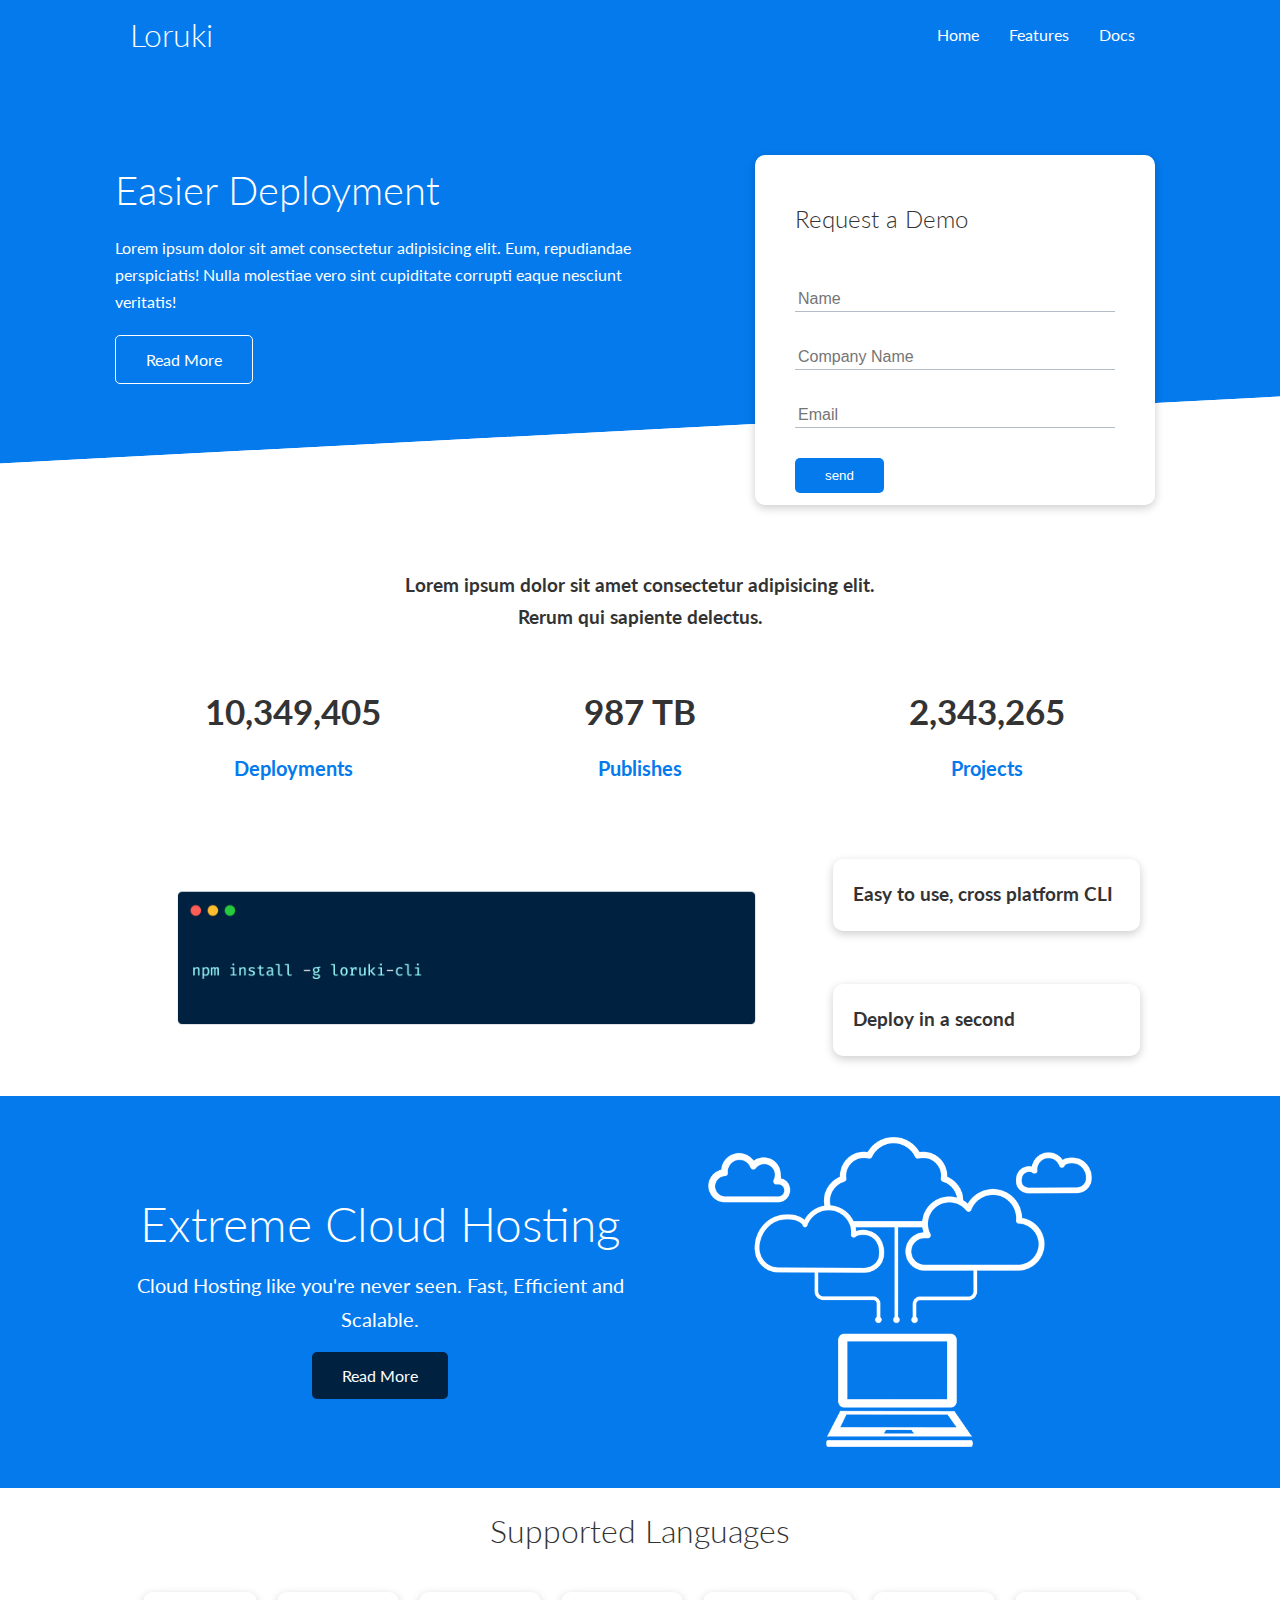
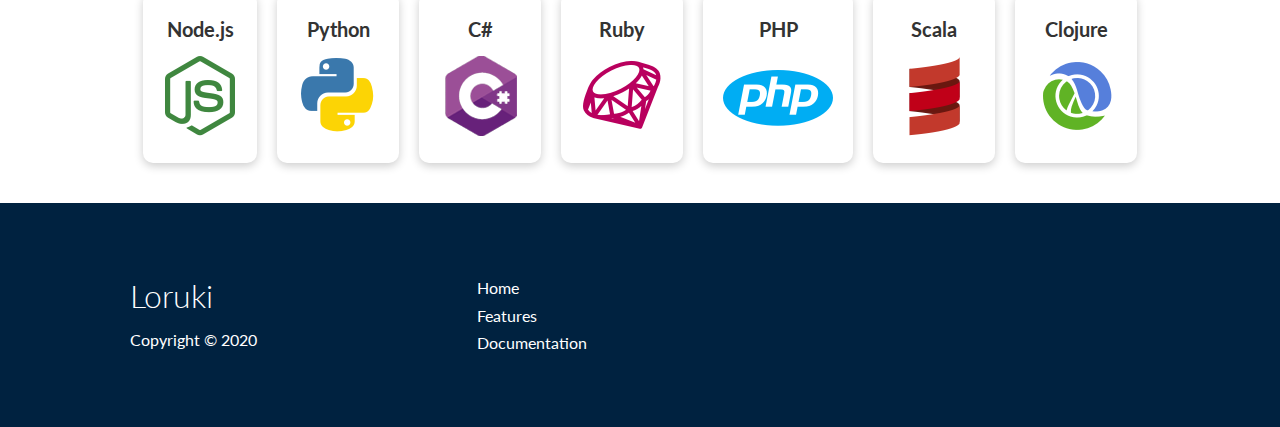
<file: index.html>
<!DOCTYPE html>
<html lang="en">
   <head>
      <meta charset="UTF-8" />
      <meta name="viewport" content="width=device-width, initial-scale=1.0" />
      <title>Loruki | Cloud Hosting for Everyone</title>
      <link
         rel="stylesheet"
         href="https://cdnjs.cloudflare.com/ajax/libs/font-awesome/5.15.2/css/all.min.css"
         integrity="sha512-HK5fgLBL+xu6dm/Ii3z4xhlSUyZgTT9tuc/hSrtw6uzJOvgRr2a9jyxxT1ely+B+xFAmJKVSTbpM/CuL7qxO8w=="
         crossorigin="anonymous"
      />
      <link rel="stylesheet" href="./css/utilities.css" />
      <link rel="stylesheet" href="./css/style.css" />
   </head>
   <body>
      <!-- Nav Bar -->
      <div class="navbar">
         <div class="container flex">
            <h1 class="logo">Loruki</h1>
            <nav>
               <ul>
                  <li><a href="./index.html">Home</a></li>
                  <li><a href="./features.html">Features</a></li>
                  <li><a href="./docs.html">Docs</a></li>
               </ul>
            </nav>
         </div>
      </div>

      <!-- showcase -->
      <section class="showcase">
         <div class="container grid">
            <div class="showcase-text">
               <h1>Easier Deployment</h1>
               <p>
                  Lorem ipsum dolor sit amet consectetur adipisicing elit. Eum,
                  repudiandae perspiciatis! Nulla molestiae vero sint cupiditate
                  corrupti eaque nesciunt veritatis!
               </p>
               <a href="features.html" class="btn btn-outline">Read More</a>
            </div>
            <div class="showcase-form card">
               <h2>Request a Demo</h2>
               <form
                  name="contact"
                  method="POST"
                  netlify-honeypot="bot-field"
                  data-netlify="true"
               >
                  <input type="hidden" name="form-name" value="contact" />
                  <p class="hidden">
                     <label
                        >Don’t fill this out if you’re human:
                        <input name="bot-field"
                     /></label>
                  </p>
                  <div class="form-control">
                     <input
                        type="text"
                        name="name"
                        id=""
                        placeholder="Name"
                        required
                     />
                  </div>
                  <div class="form-control">
                     <input
                        type="text"
                        name="company"
                        id=""
                        placeholder="Company Name"
                        required
                     />
                  </div>
                  <div class="form-control">
                     <input
                        type="email"
                        name="email"
                        id=""
                        placeholder="Email"
                        required
                     />
                  </div>
                  <div class="form-control">
                     <input
                        type="submit"
                        value="send"
                        class="btn btn-primary"
                     />
                  </div>
               </form>
            </div>
         </div>
      </section>
      <!-- Stats -->
      <section class="stats">
         <div class="container">
            <h3 class="stats-heading text-center my-1">
               Lorem ipsum dolor sit amet consectetur adipisicing elit. Rerum
               qui sapiente delectus.
            </h3>
            <div class="grid grid-3 text-center my-4">
               <div>
                  <i class="fa fa-server a-3x"></i>
                  <h3>10,349,405</h3>
                  <p class="text-secondary">Deployments</p>
               </div>
               <div>
                  <i class="fa fa-upload a-3x"></i>
                  <h3>987 TB</h3>
                  <p class="text-secondary">Publishes</p>
               </div>
               <div>
                  <i class="fa fa-project-diagram a-3x"></i>
                  <h3>2,343,265</h3>
                  <p class="text-secondary">Projects</p>
               </div>
            </div>
         </div>
      </section>
      <!-- cli section class -->
      <section class="cli">
         <div class="container grid">
            <img src="./images/cli.png" alt="cli" />
            <div class="card">
               <h3>Easy to use, cross platform CLI</h3>
            </div>
            <div class="card">
               <h3>Deploy in a second</h3>
            </div>
         </div>
      </section>
      <!-- Cloud Section -->
      <section class="cloud bg-primary my-2 py-2">
         <div class="container grid">
            <div class="text-center">
               <h2 class="lg">Extreme Cloud Hosting</h2>
               <p class="lead my-1">
                  Cloud Hosting like you're never seen. Fast, Efficient and
                  Scalable.
               </p>
               <a href="./features.html" class="btn btn-dark">Read More</a>
            </div>
            <img src="./images/cloud.png" alt="cloud" />
         </div>
      </section>

      <!-- Languages -->
      <section class="languages">
         <h2 class="md text-center my-2">Supported Languages</h2>
         <div class="container flex">
            <div class="card">
               <h4>Node.js</h4>
               <img src="./images/logos/node.png" alt="nodeJs" />
            </div>
            <div class="card">
               <h4>Python</h4>
               <img src="./images/logos/python.png" alt="python" />
            </div>
            <div class="card">
               <h4>C#</h4>
               <img src="./images/logos/csharp.png" alt="c#" />
            </div>
            <div class="card">
               <h4>Ruby</h4>
               <img src="./images/logos/ruby.png" alt="Ruby" />
            </div>
            <div class="card">
               <h4>PHP</h4>
               <img src="./images/logos/php.png" alt="PHP" />
            </div>
            <div class="card">
               <h4>Scala</h4>
               <img src="./images/logos/scala.png" alt="Scala" />
            </div>
            <div class="card">
               <h4>Clojure</h4>
               <img src="./images/logos/clojure.png" alt="Clojure" />
            </div>
         </div>
      </section>
      <!-- footer -->
      <footer class="footer bg-dark py-5">
         <div class="container grid grid-3">
            <div>
               <h1>Loruki</h1>
               <p>Copyright &copy; 2020</p>
            </div>
            <nav>
               <ul>
                  <li><a href="./index.html">Home</a></li>
                  <li><a href="./features.html">Features</a></li>
                  <li><a href="./docs.html">Documentation</a></li>
               </ul>
            </nav>
            <div class="social">
               <a href="#"><i class="fab fa-github fa-2x"></i></a>
               <a href="#"><i class="fab fa-facebook fa-2x"></i></a>
               <a href="#"><i class="fab fa-instagram fa-2x"></i></a>
               <a href="#"><i class="fab fa-twitter fa-2x"></i></a>
            </div>
         </div>
      </footer>
   </body>
</html>
</file>
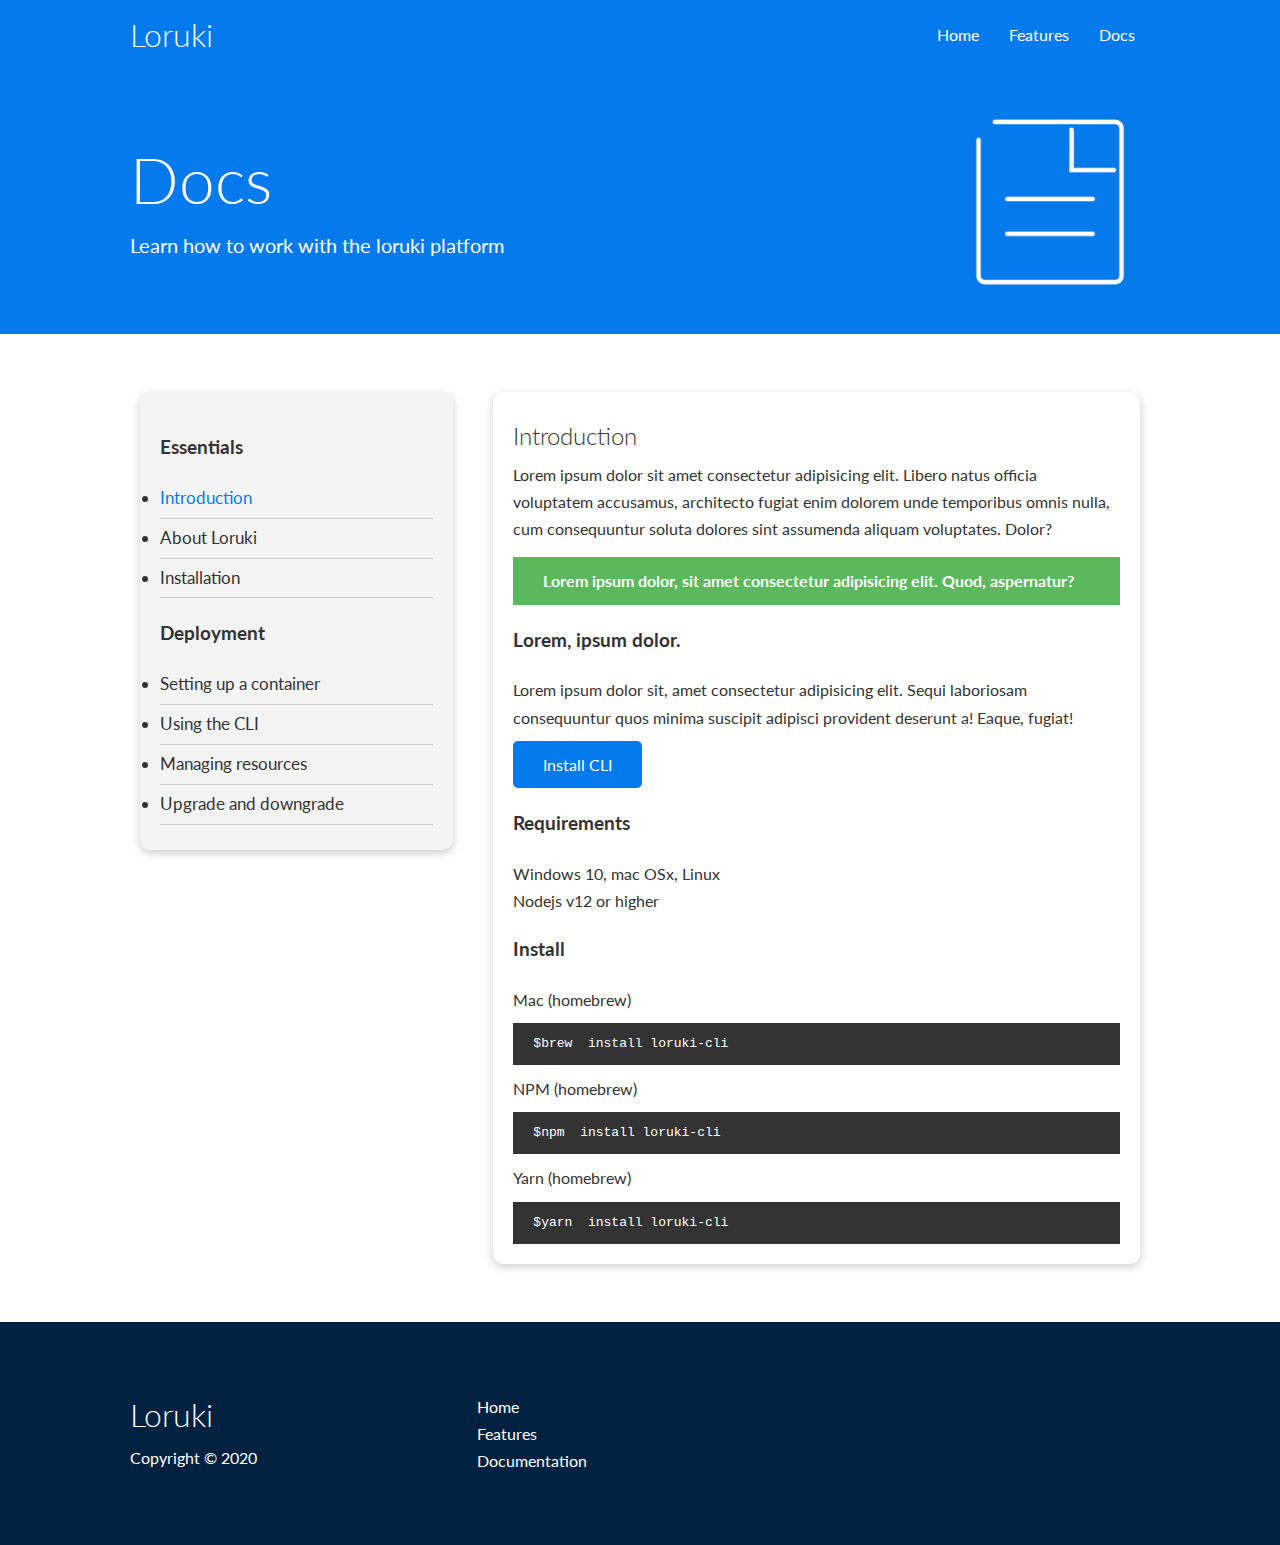
<file: docs.html>
<!DOCTYPE html>
<html lang="en">
   <head>
      <meta charset="UTF-8" />
      <meta name="viewport" content="width=device-width, initial-scale=1.0" />
      <title>Loruki | Cloud Hosting for Everyone</title>
      <link
         rel="stylesheet"
         href="https://cdnjs.cloudflare.com/ajax/libs/font-awesome/5.15.2/css/all.min.css"
         integrity="sha512-HK5fgLBL+xu6dm/Ii3z4xhlSUyZgTT9tuc/hSrtw6uzJOvgRr2a9jyxxT1ely+B+xFAmJKVSTbpM/CuL7qxO8w=="
         crossorigin="anonymous"
      />
      <link rel="stylesheet" href="./css/utilities.css" />
      <link rel="stylesheet" href="./css/style.css" />
   </head>
   <body>
      <!-- Nav Bar -->
      <div class="navbar">
         <div class="container flex">
            <h1 class="logo">Loruki</h1>
            <nav>
               <ul>
                  <li><a href="./index.html">Home</a></li>
                  <li><a href="./features.html">Features</a></li>
                  <li><a href="./docs.html">Docs</a></li>
               </ul>
            </nav>
         </div>
      </div>

      <!-- doc head area -->
      <section class="docs-head bg-primary py-3">
         <div class="container grid">
            <div>
               <h2 class="xl">Docs</h2>
               <p class="lead">Learn how to work with the loruki platform</p>
            </div>
            <img src="./images/docs.png" alt="Docs" />
         </div>
      </section>
      <!-- Docs main -->
      <section class="docs-main my-4">
         <div class="container grid">
            <div class="card bg-light p3">
               <h3 class="my-2">Essentials</h3>
               <nav>
                  <li><a class="text-primary" href="#">Introduction</a></li>
                  <li><a href="#">About Loruki</a></li>
                  <li><a href="#">Installation</a></li>
               </nav>
               <h3 class="my-2">Deployment</h3>
               <nav>
                  <li><a href="#">Setting up a container</a></li>
                  <li><a href="#">Using the CLI</a></li>
                  <li><a href="#">Managing resources</a></li>
                  <li><a href="#">Upgrade and downgrade</a></li>
               </nav>
            </div>
            <div class="card">
               <h2>Introduction</h2>
               <p>
                  Lorem ipsum dolor sit amet consectetur adipisicing elit.
                  Libero natus officia voluptatem accusamus, architecto fugiat
                  enim dolorem unde temporibus omnis nulla, cum consequuntur
                  soluta dolores sint assumenda aliquam voluptates. Dolor?
               </p>
               <div class="alert alert-success">
                  <i class="fas fa-info"></i>Lorem ipsum dolor, sit amet
                  consectetur adipisicing elit. Quod, aspernatur?
               </div>
               <h3>Lorem, ipsum dolor.</h3>
               <p>
                  Lorem ipsum dolor sit, amet consectetur adipisicing elit.
                  Sequi laboriosam consequuntur quos minima suscipit adipisci
                  provident deserunt a! Eaque, fugiat!
               </p>
               <a href="#" class="btn btn-primary">Install CLI</a>
               <h3>Requirements</h3>
               <ul>
                  <li>Windows 10, mac OSx, Linux</li>
                  <li>Nodejs v12 or higher</li>
               </ul>
               <h3>Install</h3>
               <p>Mac (homebrew)</p>
               <pre><code>$brew  install loruki-cli</code></pre>
               <p>NPM (homebrew)</p>
               <pre><code>$npm  install loruki-cli</code></pre>
               <p>Yarn (homebrew)</p>
               <pre><code>$yarn  install loruki-cli</code></pre>
            </div>
         </div>
      </section>
      <!-- footer -->
      <footer class="footer bg-dark py-5">
         <div class="container grid grid-3">
            <div>
               <h1>Loruki</h1>
               <p>Copyright &copy; 2020</p>
            </div>
            <nav>
               <ul>
                  <li><a href="./index.html">Home</a></li>
                  <li><a href="./features.html">Features</a></li>
                  <li><a href="./docs.html">Documentation</a></li>
               </ul>
            </nav>
            <div class="social">
               <a href="#"><i class="fab fa-github fa-2x"></i></a>
               <a href="#"><i class="fab fa-facebook fa-2x"></i></a>
               <a href="#"><i class="fab fa-instagram fa-2x"></i></a>
               <a href="#"><i class="fab fa-twitter fa-2x"></i></a>
            </div>
         </div>
      </footer>
   </body>
</html>
</file>
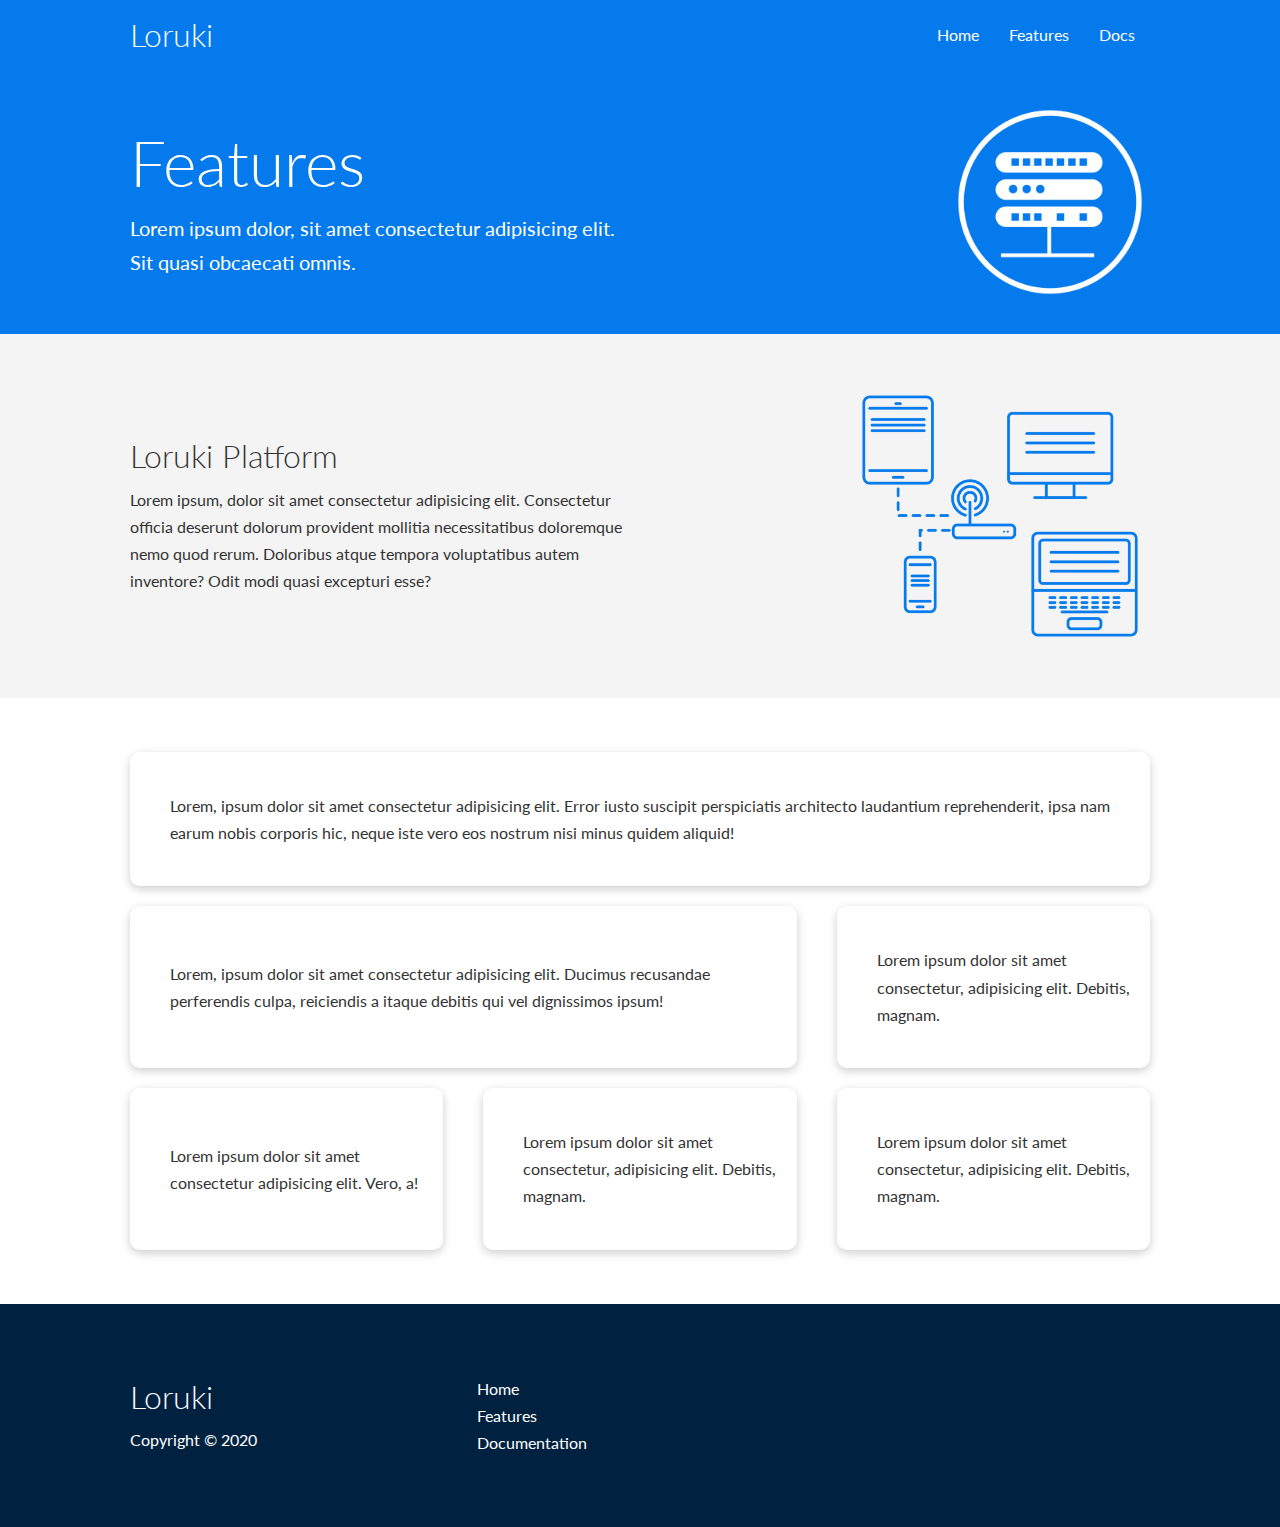
<file: features.html>
<!DOCTYPE html>
<html lang="en">
   <head>
      <meta charset="UTF-8" />
      <meta name="viewport" content="width=device-width, initial-scale=1.0" />
      <title>Loruki | Cloud Hosting for Everyone</title>
      <link
         rel="stylesheet"
         href="https://cdnjs.cloudflare.com/ajax/libs/font-awesome/5.15.2/css/all.min.css"
         integrity="sha512-HK5fgLBL+xu6dm/Ii3z4xhlSUyZgTT9tuc/hSrtw6uzJOvgRr2a9jyxxT1ely+B+xFAmJKVSTbpM/CuL7qxO8w=="
         crossorigin="anonymous"
      />
      <link rel="stylesheet" href="./css/utilities.css" />
      <link rel="stylesheet" href="./css/style.css" />
   </head>
   <body>
      <!-- Nav Bar -->
      <div class="navbar">
         <div class="container flex">
            <h1 class="logo">Loruki</h1>
            <nav>
               <ul>
                  <li><a href="./index.html">Home</a></li>
                  <li><a href="./features.html">Features</a></li>
                  <li><a href="./docs.html">Docs</a></li>
               </ul>
            </nav>
         </div>
      </div>

      <!-- head area -->
      <section class="features-head bg-primary py-3">
         <div class="container grid">
            <div>
               <h2 class="xl">Features</h2>
               <p class="lead">
                  Lorem ipsum dolor, sit amet consectetur adipisicing elit. Sit
                  quasi obcaecati omnis.
               </p>
            </div>
            <img src="./images/server.png" alt="Server" />
         </div>
      </section>

      <!-- sub head -->
      <section class="features-sub-head bg-light py-3">
         <div class="container grid">
            <div>
               <h2 class="md">Loruki Platform</h2>
               <p>
                  Lorem ipsum, dolor sit amet consectetur adipisicing elit.
                  Consectetur officia deserunt dolorum provident mollitia
                  necessitatibus doloremque nemo quod rerum. Doloribus atque
                  tempora voluptatibus autem inventore? Odit modi quasi
                  excepturi esse?
               </p>
            </div>
            <img src="./images/server2.png" alt="Server 2" />
         </div>
      </section>
      <!-- Features-main -->
      <section class="features-main my-2">
         <div class="container grid grid-3">
            <div class="card flex">
               <i class="fas fa-server fa-3x"></i>
               <p>
                  Lorem, ipsum dolor sit amet consectetur adipisicing elit.
                  Error iusto suscipit perspiciatis architecto laudantium
                  reprehenderit, ipsa nam earum nobis corporis hic, neque iste
                  vero eos nostrum nisi minus quidem aliquid!
               </p>
            </div>
            <div class="card flex">
               <i class="fas fa-network-wired fa-3x"></i>
               <p>
                  Lorem, ipsum dolor sit amet consectetur adipisicing elit.
                  Ducimus recusandae perferendis culpa, reiciendis a itaque
                  debitis qui vel dignissimos ipsum!
               </p>
            </div>
            <div class="card flex">
               <i class="fas fa-laptop-code fa-3x"></i>
               <p>
                  Lorem ipsum dolor sit amet consectetur, adipisicing elit.
                  Debitis, magnam.
               </p>
            </div>
            <div class="card flex">
               <i class="fas fa-database fa-3x"></i>
               <p>
                  Lorem ipsum dolor sit amet consectetur adipisicing elit. Vero,
                  a!
               </p>
            </div>
            <div class="card flex">
               <i class="fas fa-power-off fa-3x"></i>
               <p>
                  Lorem ipsum dolor sit amet consectetur, adipisicing elit.
                  Debitis, magnam.
               </p>
            </div>
            <div class="card flex">
               <i class="fas fa-upload fa-3x"></i>
               <p>
                  Lorem ipsum dolor sit amet consectetur, adipisicing elit.
                  Debitis, magnam.
               </p>
            </div>
         </div>
      </section>
      <!-- footer -->
      <footer class="footer bg-dark py-5">
         <div class="container grid grid-3">
            <div>
               <h1>Loruki</h1>
               <p>Copyright &copy; 2020</p>
            </div>
            <nav>
               <ul>
                  <li><a href="./index.html">Home</a></li>
                  <li><a href="./features.html">Features</a></li>
                  <li><a href="./docs.html">Documentation</a></li>
               </ul>
            </nav>
            <div class="social">
               <a href="#"><i class="fab fa-github fa-2x"></i></a>
               <a href="#"><i class="fab fa-facebook fa-2x"></i></a>
               <a href="#"><i class="fab fa-instagram fa-2x"></i></a>
               <a href="#"><i class="fab fa-twitter fa-2x"></i></a>
            </div>
         </div>
      </footer>
   </body>
</html>
</file>
<file: css/utilities.css>
.container {
   max-width: 1100px;
   margin: 0 auto;
   overflow: auto;
   padding: 0 40px;
}

.card {
   background-color: #fff;
   border-radius: 10px;
   color: #333;
   /* box-shadow= horizontal-offset, vertical-offset blur, color */
   box-shadow: 0 3px 10px rgba(0, 0, 0, 0.2);
   padding: 20px;
   margin: 10px;
}

.btn {
   display: inline-block;
   padding: 10px 30px;
   cursor: pointer;
   background: var(--primary-color);
   color: #fff;
   border: none;
   border-radius: 5px;
}

.btn-outline {
   background-color: transparent;
   border: 1px solid white;
}

.btn:hover {
   transform: scale(0.98);
}
/* Background and colored buttons */
.bg-primary,
.btn-primary {
   background-color: var(--primary-color);
   color: #fff;
}
.bg-secondary,
.btn-secondary {
   background-color: var(--secondary-color);
   color: #fff;
}
.bg-dark,
.btn-dark {
   background-color: var(--dark-color);
   color: #fff;
}
.bg-light,
.btn-light {
   background-color: var(--light-color);
   color: #333;
}
.bg-primary a,
.btn-primary a,
.bg-secondary a,
.btn-secondary a,
.bg-dark a,
.btn-dark a {
   color: #fff;
}
/* text colors */
.text-primary {
   color: var(--primary-color);
}
.text-secondary {
   color: var(--secondary-color);
}
.text-dark {
   color: var(--dark-color);
}
.text-light {
   color: var(--light-color);
}
/* text sizes */
.lead {
   font-size: 20px;
}

.sm {
   font-size: 1rem;
}
.md {
   font-size: 2rem;
}
.lg {
   font-size: 3rem;
}

.xl {
   font-size: 4rem;
}

.text-center {
   text-align: center;
}
/* Alert */
.alert {
   background-color: var(--light-color);
   padding: 10px 20px;
   font-weight: bold;
   margin: 15px 0;
}

.alert i {
   margin-right: 10px;
}

.alert-success {
   background-color: var(--success-color);
   color: #fff;
}
.alert-error {
   background-color: var(--error-color);
   color: #fff;
}

.flex {
   display: flex;
   justify-content: center;
   align-items: center;
   height: 100%;
}

.grid {
   display: grid;
   /* grid-template-columns: 1fr 1fr; */
   grid-template-columns: repeat(2, 1fr);
   /* To add space between grids */
   gap: 20px;
   justify-content: center;
   align-items: center;
   height: 100%;
}

.grid-3 {
   grid-template-columns: repeat(3, 1fr);
}

/* Margin */
.my-1 {
   margin: 1rem 0;
}
.my-2 {
   margin: 1.5rem 0;
}
.my-3 {
   margin: 2rem 0;
}
.my-4 {
   margin: 3rem 0;
}
.my-5 {
   margin: 4rem 0;
}
.m-1 {
   margin: 1rem;
}
.m-2 {
   margin: 1.5rem;
}
.m-3 {
   margin: 2rem;
}
.m-4 {
   margin: 3rem;
}
.m-5 {
   margin: 4rem;
}

/* Padding */
.py-1 {
   padding: 1rem 0;
}
.py-2 {
   padding: 1.5rem 0;
}
.py-3 {
   padding: 2rem 0;
}
.py-4 {
   padding: 3rem 0;
}
.py-5 {
   padding: 4rem 0;
}
.p-1 {
   padding: 1rem;
}
.p-2 {
   padding: 1.5rem;
}
.p-3 {
   padding: 2rem;
}
.p-4 {
   padding: 3rem;
}
.p-5 {
   padding: 4rem;
}
</file>
<file: css/style.css>
@import url("https://fonts.googleapis.com/css2?family=Lato:wght@300&display=swap");
:root {
   --primary-color: #047aed;
   --secondary-color: #1c3fa8;
   --dark-color: #002240;
   --light-color: #f4f4f4;
   --success-color: #5cb85c;
   --error-color: #d9534f;
}
* {
   /* It allow us to add padding and borders stuff without having to add to the width of an element */
   box-sizing: border-box;
   padding: 0;
   margin: 0;
}

body {
   font-family: "Lato", sans-serif;
   color: #333;
   line-height: 1.7;
}

ul {
   list-style-type: none;
}

a {
   text-decoration: none;
   color: #333;
}

h1,
h2 {
   font-weight: 300;
   line-height: 1.2;
   margin: 10px 0;
}

p {
   margin: 10px 0;
}

img {
   width: 100%;
}
code,
pre {
   background: #333;
   color: #fff;
   padding: 10px;
}

.hidden {
   visibility: hidden;
   height: 0;
}
/* navbar styling */

.navbar {
   background-color: var(--primary-color);
   color: #fff;
   height: 70px;
}

.navbar ul {
   display: flex;
}
.navbar a {
   color: white;
   padding: 10px;
   margin: 0 5px;
}

.navbar a:hover {
   border-bottom: 2px solid white;
}

.navbar .flex {
   justify-content: space-between;
}
/* showcase/hero*/
.showcase {
   height: 400px;
   background-color: var(--primary-color);
   color: white;
   position: relative;
}
.showcase h1 {
   font-size: 40px;
}
.showcase p {
   margin: 20px 0;
}

.showcase .grid {
   overflow: visible;
   /* 55% for text part 45% for form part */
   grid-template-columns: 55% 45%;
   gap: 30px;
}
.showcase-text {
   animation: slideInFromLeft 1s ease-in;
}
.showcase-form {
   position: relative;
   top: 60px;
   height: 350px;
   width: 400px;
   padding: 40px;
   z-index: 100;
   justify-self: flex-end;
   animation: slideInFromRight 1s ease-in;
}

.showcase-form .form-control {
   margin: 30px 0px;
}

.showcase-form input[type="text"],
.showcase-form input[type="email"] {
   border: 0;
   border-bottom: 1px solid #b4becb;
   width: 100%;
   padding: 3px;
   font-size: 16px;
}

.showcase-form input:focus {
   outline: none;
}

.showcase::before,
.showcase::after {
   content: "";
   position: absolute;
   height: 100px;
   bottom: -60px;
   left: 0;
   right: 0;
   background: #fff;
   transform: skewY(-3deg);
   -webkit-transform: skewY(-3deg);
   -moz-transform: skewY(-3deg);
   -ms-transform: skewY(-3deg);
}

/* Stats */
.stats {
   padding-top: 100px;
   animation: slideInFromBottom 1s ease-in;
}

.stats-heading {
   max-width: 500px;
   margin: auto;
}

.stats .grid h3 {
   font-size: 35px;
}

.stats .grid p {
   font-size: 20px;
   font-weight: bold;
   color: var(--primary-color);
}

/* cli */
.cli .grid {
   grid-template-columns: repeat(3, 1fr);
   grid-template-rows: repeat(2, 1fr);
}

.cli .grid > *:first-child {
   grid-column: 1 / span 2;
   grid-row: 1 / span 2;
}

/* cloud */
.cloud .grid {
   grid-template-columns: 4fr, 3fr;
}

/* languages */
.languages .flex {
   flex-wrap: wrap;
}
.languages .card {
   text-align: center;
   margin: 18px 10px 40px;
   transition: transform 0.2 ease-in;
}

.languages .card h4 {
   font-size: 20px;
   margin-bottom: 10px;
}

.languages .card:hover {
   /* if the translate value is positive it moves down */
   transform: translateY(-15px);
}

/* Features */

.features-head img,
.docs-head img {
   width: 200px;
   justify-self: flex-end;
}
.features-sub-head img {
   width: 300px;
   justify-self: flex-end;
}

/* features-main */
.features-main .card > i {
   margin-right: 20px;
}
.features-main .grid {
   padding: 30px;
}

.features-main .grid > *:first-child {
   grid-column: 1 / span 3;
}
.features-main .grid > *:nth-child(2) {
   grid-column: 1 / span 2;
}

/* Docs */
.docs-main h3 {
   margin: 20px 0;
}

.docs-main .grid {
   grid-template-columns: 1fr 2fr;
   align-items: flex-start;
}
.docs-main nav li {
   font-size: 17px;
   padding-bottom: 5px;
   margin-bottom: 5px;
   border-bottom: 1px #ccc solid;
}

.docs-main a:hover {
   font-weight: bold;
}
/* footer */

.footer .social a {
   margin: 0 10px;
}
/* Animations */
@keyframes slideInFromLeft {
   0% {
      transform: translateX(-100%);
   }
   100% {
      transform: translateX(0);
   }
}
@keyframes slideInFromRight {
   0% {
      transform: translateX(100%);
   }
   100% {
      transform: translateX(0);
   }
}
@keyframes slideInFromTop {
   0% {
      transform: translateY(-100%);
   }
   100% {
      transform: translateX(0);
   }
}
@keyframes slideInFromBottom {
   0% {
      transform: translateY(100%);
   }
   100% {
      transform: translateX(0);
   }
}

/* Tablets and under */
@media (max-width: 768px) {
   /* body {
      display: none;
   } */
   .grid,
   .showcase .grid,
   .stats .grid,
   .cli .grid,
   .cloud .grid,
   .features-main .grid,
   .docs-main .grid {
      grid-template-columns: 1fr;
      grid-template-rows: 1fr;
   }

   .showcase {
      height: auto;
   }

   .showcase-text {
      text-align: center;
      margin: 40px;
      animation: slideInFromTop 1s ease-in;
   }
   .showcase-form {
      justify-self: center;
      margin: auto;
      animation: slideInFromBottom 1s ease-in;
   }
   .cli .grid > *:first-child {
      grid-column: 1;
      grid-row: 1;
   }

   .features-head,
   .features-sub-head,
   .docs-head {
      text-align: center;
   }
   .features-head img,
   .features-sub-head img,
   .docs-head img {
      justify-self: center;
   }

   .features-main .grid > *:first-child,
   .features-main .grid > *:nth-child(2) {
      grid-column: 1;
   }
}
/* Mobile */
@media (max-width: 500px) {
   .navbar {
      height: 110px;
   }

   .navbar .flex {
      flex-direction: column;
   }
   .navbar ul {
      padding: 10px;
      background-color: rgba(0, 0, 0, 0.1);
   }
}
</file>
